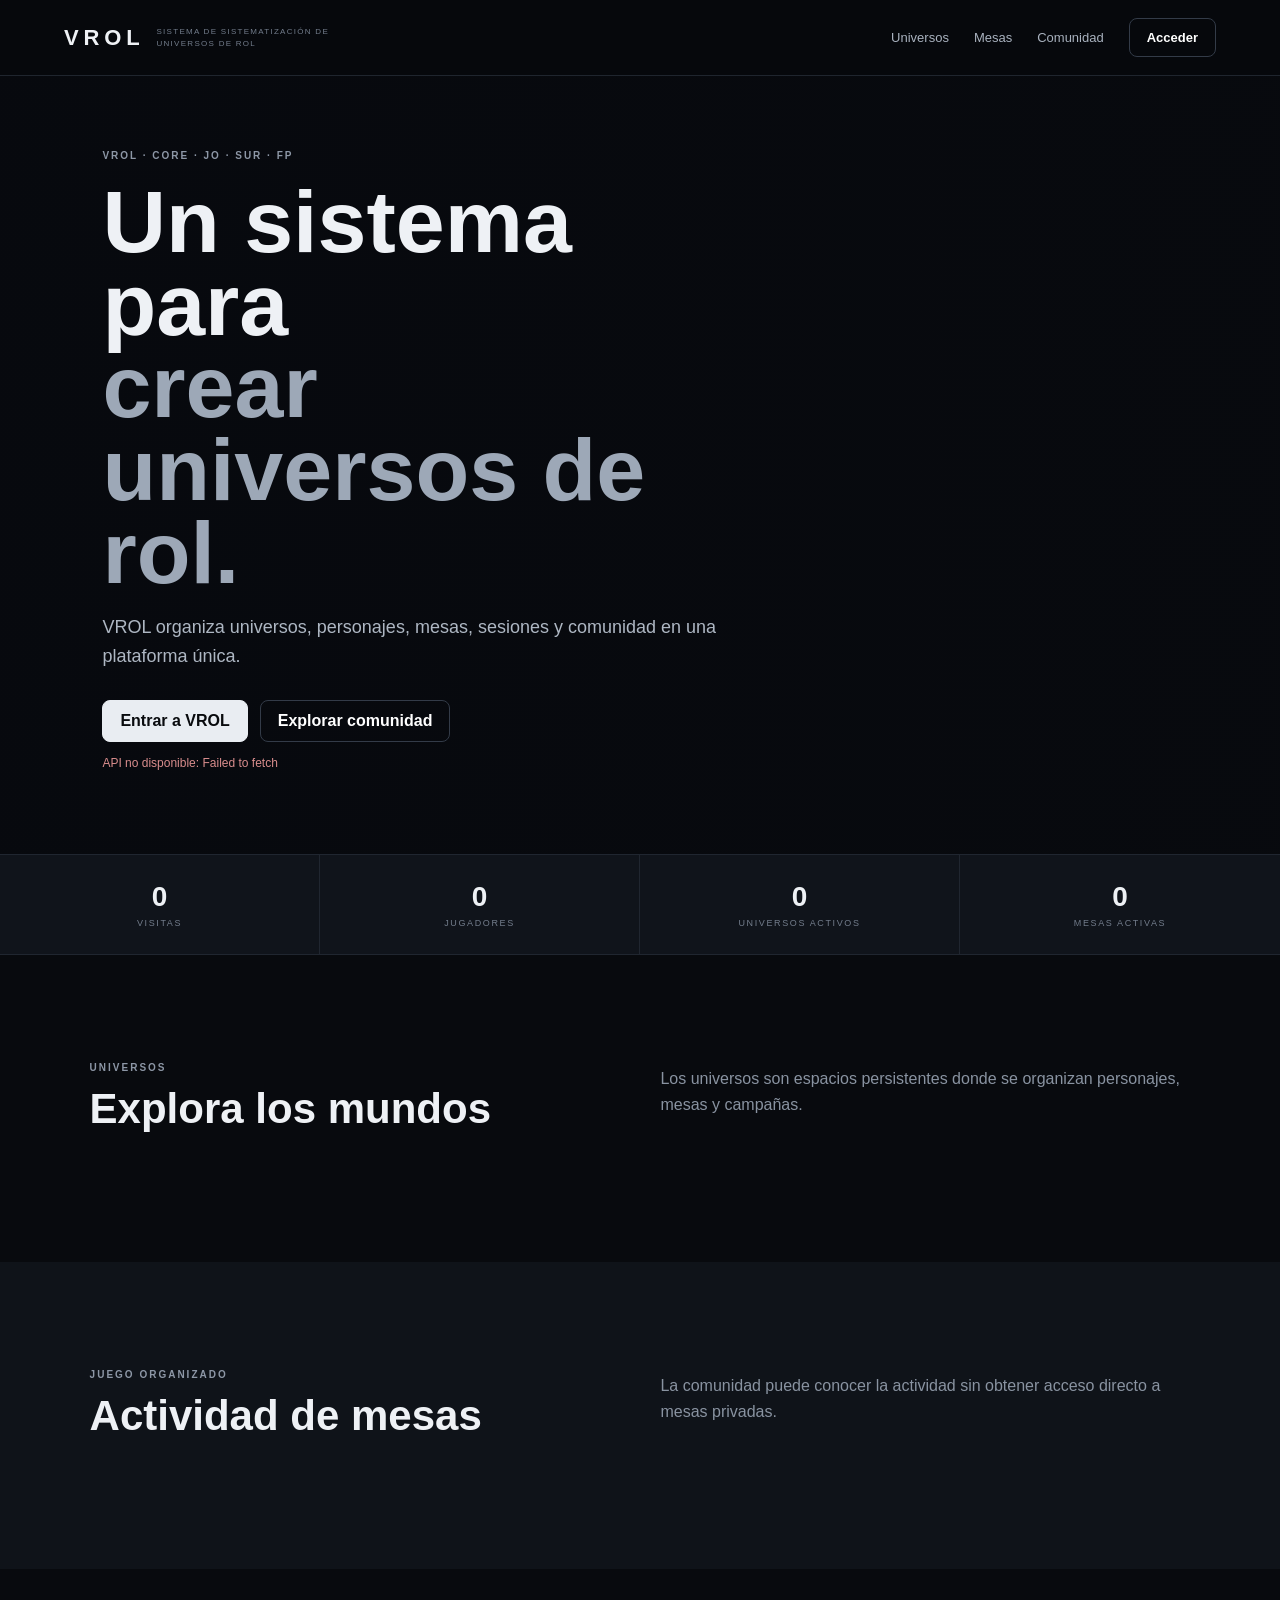
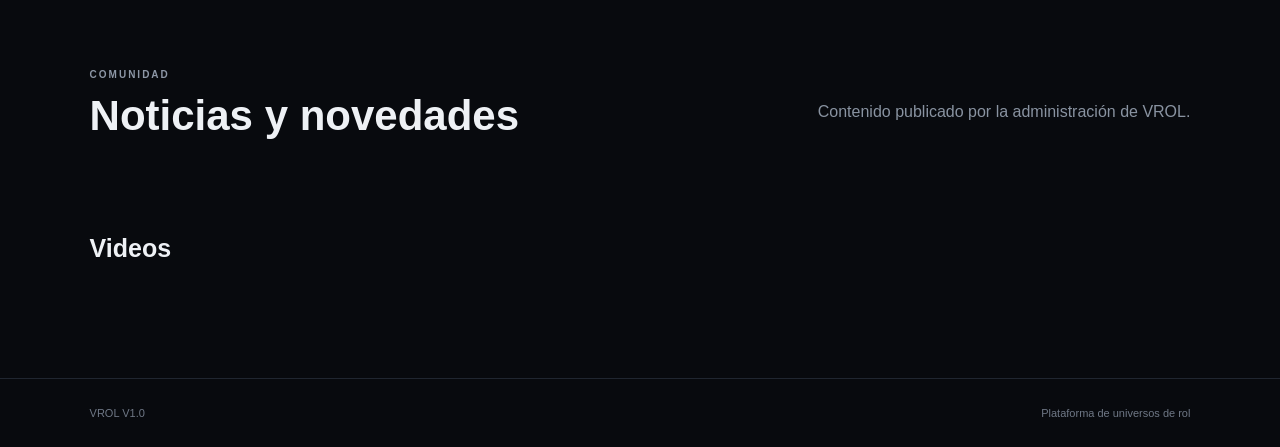
<file: index.html>
<!doctype html>
<html lang="es">
<head>
<meta charset="utf-8">
<meta name="viewport" content="width=device-width,initial-scale=1">
<title>VROL | Sistema de Sistematización de Universos de Rol</title>
<link rel="stylesheet" href="styles.css?v=2.0.0">
</head>
<body>
<div id="publicApp">
<header class="topbar">
  <a class="logo" href="#inicio"><span>VROL</span><small>SISTEMA DE SISTEMATIZACIÓN DE UNIVERSOS DE ROL</small></a>
  <nav><a href="#universos">Universos</a><a href="#mesas">Mesas</a><a href="#comunidad">Comunidad</a><button class="btn ghost" onclick="showLogin()">Acceder</button></nav>
</header>
<section id="inicio" class="hero">
  <div id="heroSlides"></div>
  <div class="heroShade"></div>
  <div class="heroContent">
    <span class="eyebrow">VROL · CORE · JO · SUR · FP</span>
    <h1>Un sistema para<br><em>crear universos de rol.</em></h1>
    <p>VROL organiza universos, personajes, mesas, sesiones y comunidad en una plataforma única.</p>
    <div class="actions"><button class="btn primary" onclick="showLogin()">Entrar a VROL</button><a class="btn ghost" href="#universos">Explorar comunidad</a></div><div id="apiStatus" class="apiStatus" aria-live="polite"></div>
  </div>
</section>
<section class="metrics"><div><strong id="mVisits">0</strong><span>VISITAS</span></div><div><strong id="mPlayers">0</strong><span>JUGADORES</span></div><div><strong id="mUniverses">0</strong><span>UNIVERSOS ACTIVOS</span></div><div><strong id="mTables">0</strong><span>MESAS ACTIVAS</span></div></section>
<section id="universos" class="section"><div class="sectionHead"><div><span class="eyebrow">UNIVERSOS</span><h2>Explora los mundos</h2></div><p>Los universos son espacios persistentes donde se organizan personajes, mesas y campañas.</p></div><div id="universeGrid" class="cards"></div></section>
<section id="mesas" class="section dark"><div class="sectionHead"><div><span class="eyebrow">JUEGO ORGANIZADO</span><h2>Actividad de mesas</h2></div><p>La comunidad puede conocer la actividad sin obtener acceso directo a mesas privadas.</p></div><div id="tableGrid" class="cards"></div></section>
<section id="comunidad" class="section"><div class="sectionHead"><div><span class="eyebrow">COMUNIDAD</span><h2>Noticias y novedades</h2></div><p>Contenido publicado por la administración de VROL.</p></div><div id="featured"></div><div id="postGrid" class="cards"></div><h3 class="subhead">Videos</h3><div id="videoGrid" class="videos"></div></section>
<footer><span>VROL V1.0</span><span>Plataforma de universos de rol</span></footer>
</div>

<div id="loginModal" class="overlay hidden">
  <div class="modal">
    <button class="close" onclick="hideLogin()">×</button>
    <div class="modalLogo">VROL</div>
    <h2>Acceso</h2>
    <p class="muted">Ingresa a tu espacio de VROL.</p>
    <form id="loginForm">
      <label>Usuario<input id="loginUser" autocomplete="username" required></label>
      <label>Contraseña<input id="loginPass" type="password" autocomplete="current-password" required></label>
      <button class="btn primary full" type="submit">Ingresar</button>
      <div id="loginError" class="error"></div>
    </form>
  </div>
</div>

<div id="vrolGlobalLoader" class="vrolLoader hidden" aria-live="polite" aria-busy="false">
  <div class="vrolLoaderCard" role="status">
    <div class="vrolLoaderSpinner" aria-hidden="true"></div>
    <div class="vrolLoaderTitle">VROL</div>
    <div id="vrolLoaderMessage" class="vrolLoaderMessage">Procesando solicitud…</div>
    <div class="vrolLoaderTrack"><div class="vrolLoaderBar"></div></div>
    <div class="vrolLoaderHint">No cierres esta ventana mientras se procesa la solicitud.</div>
  </div>
</div>
<script src="app.js?v=2.0.0"></script>
</body>
</html>
</file>
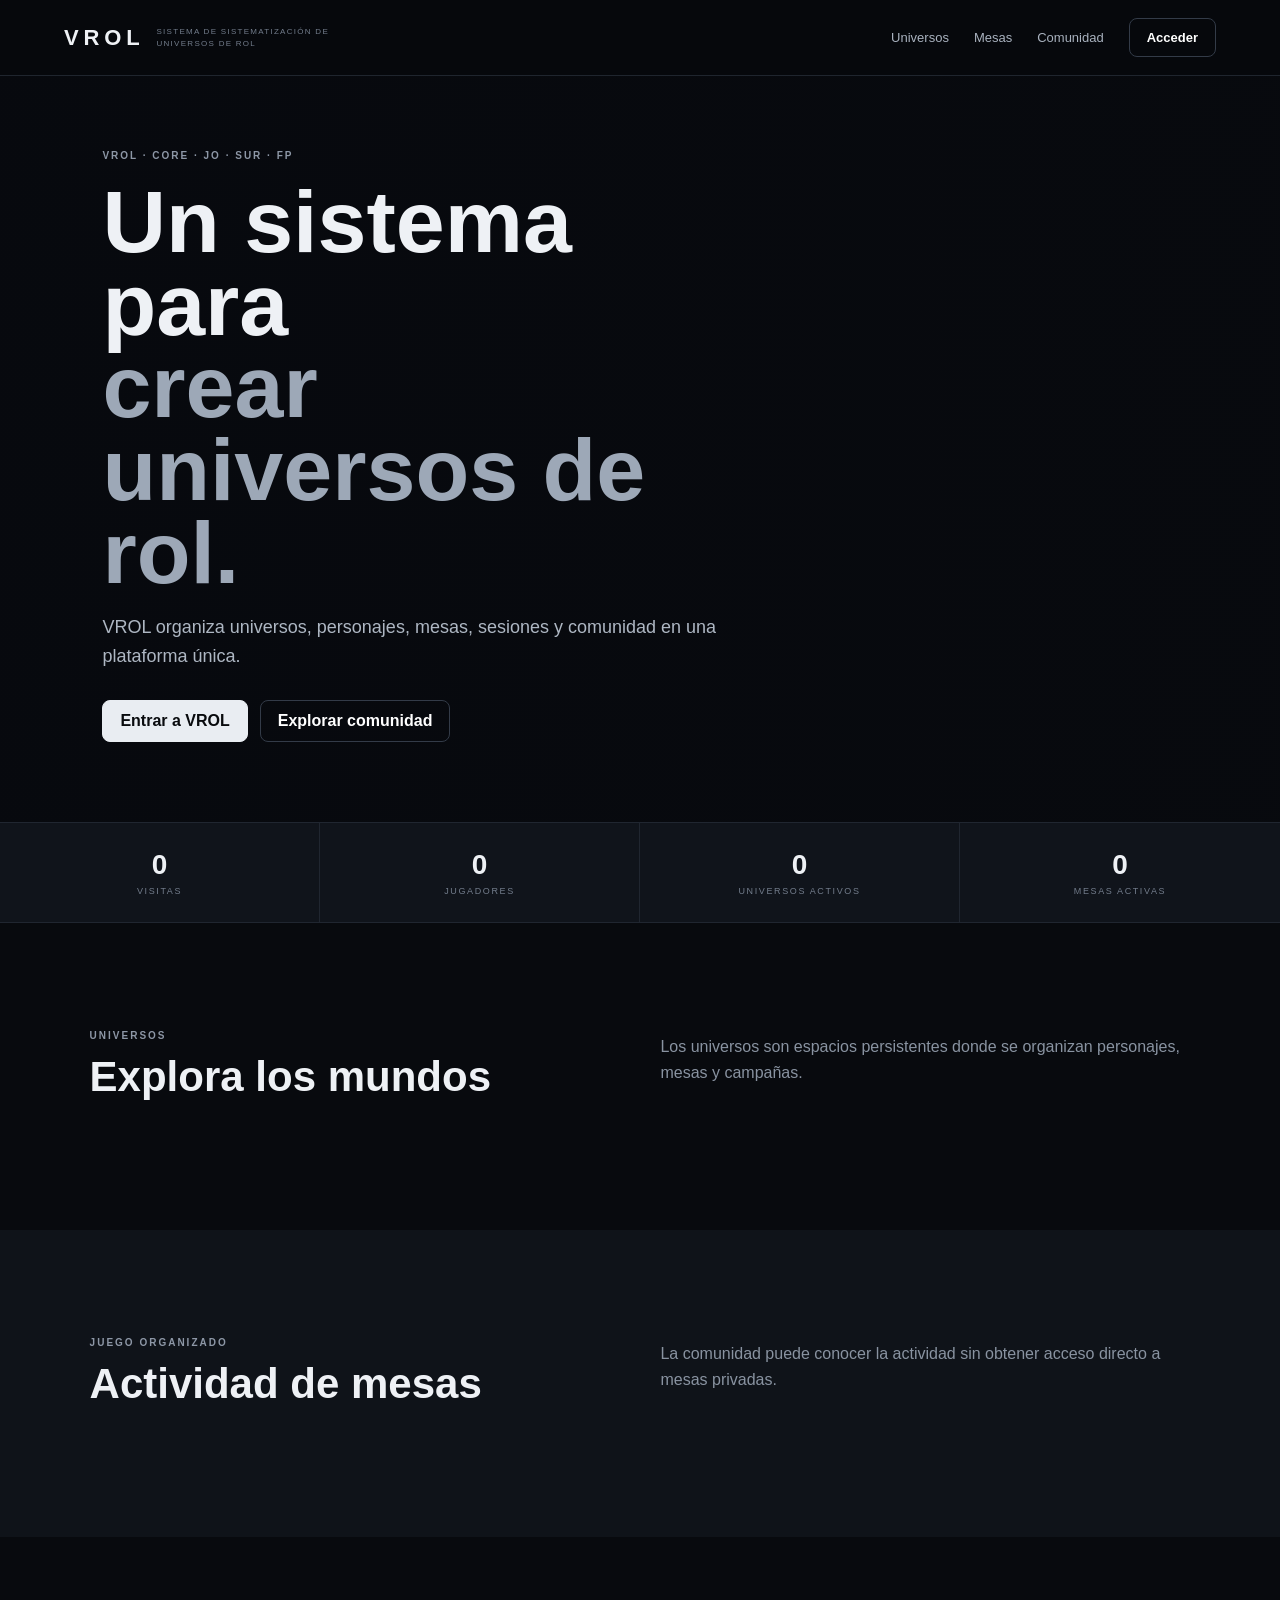
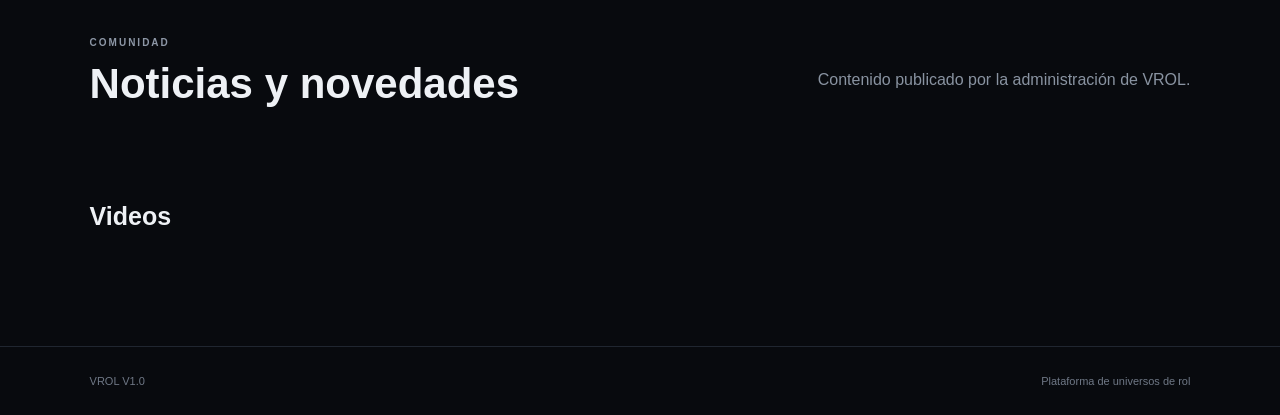
<file: web/index.html>
<!doctype html>
<html lang="es">
<head>
<meta charset="utf-8">
<meta name="viewport" content="width=device-width,initial-scale=1">
<title>VROL | Sistema de Sistematización de Universos de Rol</title>
<link rel="stylesheet" href="styles.css">
</head>
<body>
<div id="publicApp">
<header class="topbar">
  <a class="logo" href="#inicio"><span>VROL</span><small>SISTEMA DE SISTEMATIZACIÓN DE UNIVERSOS DE ROL</small></a>
  <nav><a href="#universos">Universos</a><a href="#mesas">Mesas</a><a href="#comunidad">Comunidad</a><button class="btn ghost" onclick="showLogin()">Acceder</button></nav>
</header>
<section id="inicio" class="hero">
  <div id="heroSlides"></div>
  <div class="heroShade"></div>
  <div class="heroContent">
    <span class="eyebrow">VROL · CORE · JO · SUR · FP</span>
    <h1>Un sistema para<br><em>crear universos de rol.</em></h1>
    <p>VROL organiza universos, personajes, mesas, sesiones y comunidad en una plataforma única.</p>
    <div class="actions"><button class="btn primary" onclick="showLogin()">Entrar a VROL</button><a class="btn ghost" href="#universos">Explorar comunidad</a></div>
  </div>
</section>
<section class="metrics"><div><strong id="mVisits">0</strong><span>VISITAS</span></div><div><strong id="mPlayers">0</strong><span>JUGADORES</span></div><div><strong id="mUniverses">0</strong><span>UNIVERSOS ACTIVOS</span></div><div><strong id="mTables">0</strong><span>MESAS ACTIVAS</span></div></section>
<section id="universos" class="section"><div class="sectionHead"><div><span class="eyebrow">UNIVERSOS</span><h2>Explora los mundos</h2></div><p>Los universos son espacios persistentes donde se organizan personajes, mesas y campañas.</p></div><div id="universeGrid" class="cards"></div></section>
<section id="mesas" class="section dark"><div class="sectionHead"><div><span class="eyebrow">JUEGO ORGANIZADO</span><h2>Actividad de mesas</h2></div><p>La comunidad puede conocer la actividad sin obtener acceso directo a mesas privadas.</p></div><div id="tableGrid" class="cards"></div></section>
<section id="comunidad" class="section"><div class="sectionHead"><div><span class="eyebrow">COMUNIDAD</span><h2>Noticias y novedades</h2></div><p>Contenido publicado por la administración de VROL.</p></div><div id="featured"></div><div id="postGrid" class="cards"></div><h3 class="subhead">Videos</h3><div id="videoGrid" class="videos"></div></section>
<footer><span>VROL V1.0</span><span>Plataforma de universos de rol</span></footer>
</div>

<div id="loginModal" class="overlay hidden">
  <div class="modal">
    <button class="close" onclick="hideLogin()">×</button>
    <div class="modalLogo">VROL</div>
    <h2>Acceso</h2>
    <p class="muted">Ingresa a tu espacio de VROL.</p>
    <form id="loginForm">
      <label>Usuario<input id="loginUser" autocomplete="username" required></label>
      <label>Contraseña<input id="loginPass" type="password" autocomplete="current-password" required></label>
      <button class="btn primary full" type="submit">Ingresar</button>
      <div id="loginError" class="error"></div>
    </form>
  </div>
</div>

<div id="panelModal" class="overlay hidden">
  <div class="panelModal">
    <button class="close" onclick="closePanel()">×</button>
    <div id="panel"></div>
  </div>
</div>
<script src="app.js"></script>
</body>
</html>
</file>
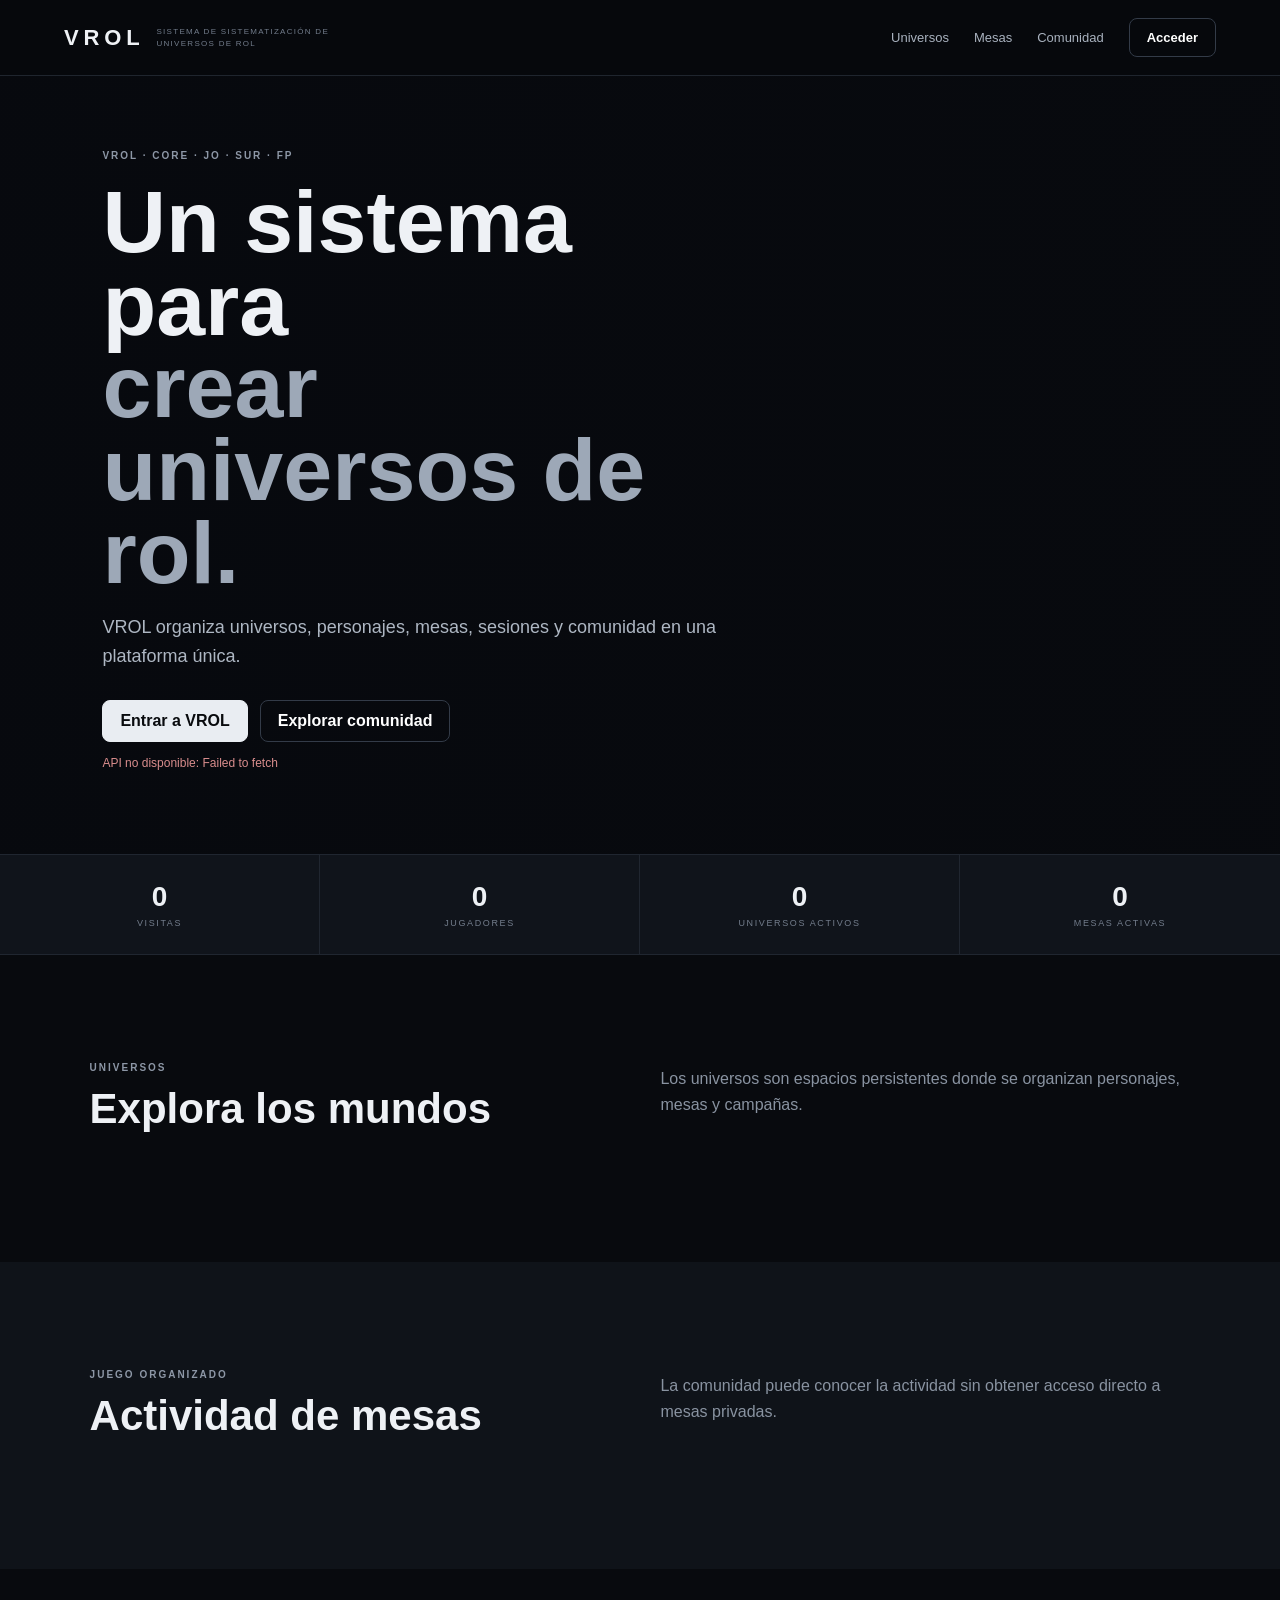
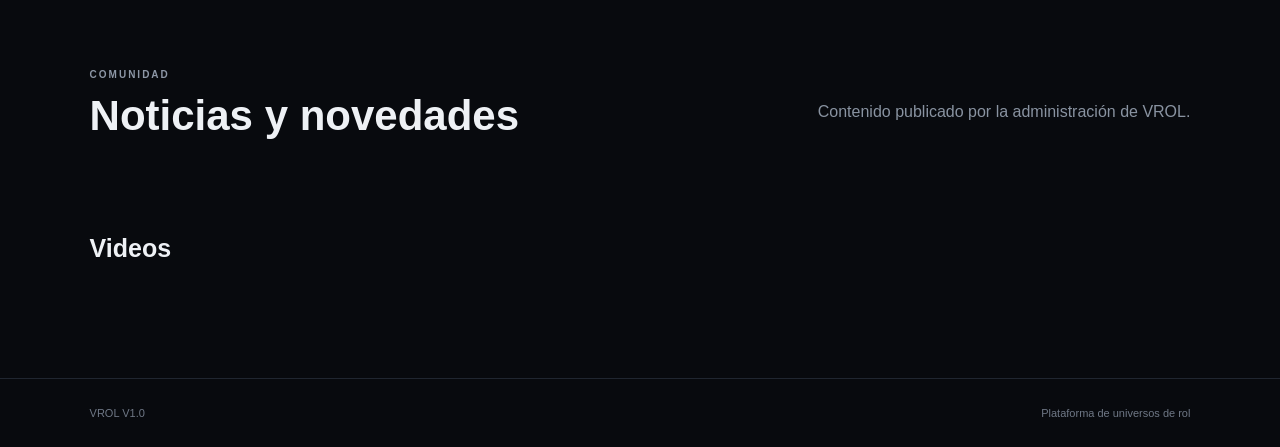
<file: app.html>
<!doctype html>
<html lang="es">
<head>
<meta charset="utf-8">
<meta name="viewport" content="width=device-width,initial-scale=1">
<title>VROL | Panel</title>
<link rel="stylesheet" href="styles.css?v=2.0.0">
</head>
<body class="appBody">
<div id="authApp" class="appPage">
  <header class="appTopbar">
    <a class="appLogo" href="index.html"><span>VROL</span><small>SISTEMA DE SISTEMATIZACIÓN DE UNIVERSOS DE ROL</small></a>
    <div class="appTopActions">
      <span id="appUserLabel" class="appUserLabel"></span>
      <button class="btn ghost" onclick="logout()">Cerrar sesión</button>
    </div>
  </header>
  <div id="appShell" class="appShell">
  <aside id="appSide" class="side"></aside>
  <main id="content" class="content"></main>
</div>
</div>
<div id="vrolGlobalLoader" class="vrolLoader hidden" aria-live="polite" aria-busy="false">
  <div class="vrolLoaderCard" role="status">
    <div class="vrolLoaderSpinner" aria-hidden="true"></div>
    <div class="vrolLoaderTitle">VROL</div>
    <div id="vrolLoaderMessage" class="vrolLoaderMessage">Procesando solicitud…</div>
    <div class="vrolLoaderTrack"><div class="vrolLoaderBar"></div></div>
    <div class="vrolLoaderHint">No cierres esta ventana mientras se procesa la solicitud.</div>
  </div>
</div>
<script src="app.js?v=2.0.0"></script>
</body>
</html>
</file>
<file: styles.css>
*{box-sizing:border-box}html{scroll-behavior:smooth}body{margin:0;background:#080a0e;color:#eef1f5;font-family:Inter,Segoe UI,Arial,sans-serif}a{color:inherit;text-decoration:none}button,input,textarea,select{font:inherit}button{cursor:pointer}.topbar{height:76px;display:flex;align-items:center;justify-content:space-between;padding:0 5%;position:fixed;top:0;left:0;right:0;z-index:20;background:rgba(7,9,13,.82);backdrop-filter:blur(18px);border-bottom:1px solid #1f252e}.logo{display:flex;align-items:center;gap:12px}.logo span{font-size:22px;font-weight:900;letter-spacing:.22em}.logo small{font-size:8px;letter-spacing:.16em;color:#737d8c;max-width:210px;line-height:1.4}.topbar nav{display:flex;align-items:center;gap:25px;font-size:13px;color:#a9b2bf}.topbar nav a:hover{color:#fff}.btn{border:1px solid #333b48;background:#151a22;color:#fff;border-radius:8px;padding:11px 17px;font-weight:600}.btn.primary{background:#e9edf2;color:#090b0e;border-color:#e9edf2}.btn.ghost{background:transparent}.btn.full{width:100%}.hero{min-height:730px;position:relative;display:flex;align-items:center;overflow:hidden}.heroSlide{position:absolute;inset:0;background-size:cover;background-position:center;opacity:.52;transition:opacity .7s}.heroShade{position:absolute;inset:0;background:linear-gradient(90deg,#07090edb 0%,#07090eaa 45%,#07090e44 100%),linear-gradient(0deg,#080a0e 0%,transparent 35%)}.heroContent{position:relative;z-index:2;padding:145px 8% 80px;max-width:820px}.eyebrow{font-size:10px;letter-spacing:.2em;color:#8d97a6;font-weight:700}.hero h1{font-size:clamp(46px,7vw,88px);line-height:.94;margin:18px 0}.hero h1 em{font-style:normal;color:#9da8b7}.hero p{max-width:620px;color:#aeb7c3;font-size:18px;line-height:1.65}.actions{display:flex;gap:12px;margin-top:28px}.metrics{display:grid;grid-template-columns:repeat(4,1fr);border-block:1px solid #202630;background:#10141b}.metrics div{text-align:center;padding:26px 12px;border-right:1px solid #202630}.metrics div:last-child{border:0}.metrics strong{display:block;font-size:28px}.metrics span{display:block;margin-top:5px;font-size:9px;letter-spacing:.18em;color:#737d8c}.section{padding:95px 7%}.section.dark{background:#0f1319}.sectionHead{display:flex;justify-content:space-between;gap:35px;align-items:end;margin-bottom:34px}.sectionHead h2{font-size:42px;margin:10px 0 0}.sectionHead p{max-width:530px;color:#8993a1;line-height:1.6}.cards{display:grid;grid-template-columns:repeat(auto-fit,minmax(260px,1fr));gap:16px}
.universeCard{display:grid;grid-template-columns:150px 1fr;align-items:stretch;min-height:150px}
.universeImage{aspect-ratio:1/1;width:150px;overflow:hidden;background:#0d1117;border-right:1px solid #242b35}
.universeImage img{width:100%;height:100%;display:block;object-fit:cover}
.universeImageFallback{width:100%;height:100%;display:grid;place-items:center;color:#66717f;font-weight:900;letter-spacing:.18em;font-size:18px}
.universeBody{min-width:0;display:flex;flex-direction:column;justify-content:center}
.universeBody h3{margin-top:9px}
.universeBody p{margin-bottom:12px}
.card{background:#12171f;border:1px solid #242b35;border-radius:13px;overflow:hidden;min-height:190px}.cardImage{height:160px;background-size:cover;background-position:center}.cardBody{padding:20px}.card h3{margin:9px 0;font-size:20px}.card p{color:#8f99a7;line-height:1.55;font-size:14px}.tag{display:inline-flex;border:1px solid #353e4b;border-radius:99px;padding:5px 9px;font-size:9px;letter-spacing:.1em;color:#aeb7c3}.tableMeta{display:grid;grid-template-columns:1fr 1fr;gap:8px;margin-top:15px}.tableMeta div{background:#0d1117;border:1px solid #222933;border-radius:8px;padding:10px}.tableMeta small{display:block;color:#6f7988;font-size:9px;text-transform:uppercase}.tableMeta b{font-size:12px}.featured{display:grid;grid-template-columns:1.15fr 1fr;background:#12171f;border:1px solid #242b35;border-radius:14px;overflow:hidden;margin-bottom:18px}.featuredImg{min-height:330px;background-size:cover;background-position:center}.featuredBody{padding:34px}.featuredBody h3{font-size:31px;margin:15px 0}.featuredBody p{color:#919ba8;line-height:1.7}.subhead{margin:60px 0 20px;font-size:25px}.videos{display:grid;grid-template-columns:repeat(2,1fr);gap:16px}.video{aspect-ratio:1/1;background:#0d1015;border:1px solid #252c35;border-radius:13px;overflow:hidden}.video iframe{width:100%;height:100%;border:0}footer{padding:28px 7%;display:flex;justify-content:space-between;border-top:1px solid #202630;color:#6f7886;font-size:11px}.overlay{position:fixed;inset:0;background:#000b;z-index:50;display:grid;place-items:center;padding:20px}.hidden{display:none}.modal{width:min(430px,100%);background:#11161e;border:1px solid #303844;border-radius:16px;padding:34px;position:relative}.modalLogo{font-weight:900;letter-spacing:.3em}.modal h2{font-size:32px;margin:22px 0 4px}.muted{color:#7e8998}.close{position:absolute;top:12px;right:15px;border:0;background:none;color:#8e98a7;font-size:28px}.modal label,.formGrid label{display:block;color:#9ca6b4;font-size:11px;margin:16px 0}.modal input,.formGrid input,.formGrid textarea,.formGrid select{width:100%;display:block;margin-top:6px;background:#090c11;border:1px solid #2d3540;color:#fff;border-radius:7px;padding:11px}.modal input:focus,.formGrid input:focus{outline:1px solid #687486}.error{color:#e99a9a;font-size:12px;margin-top:12px;min-height:16px}.panelModal{width:min(1180px,100%);height:min(800px,92vh);background:#0d1117;border:1px solid #303844;border-radius:16px;position:relative;overflow:hidden}.panel{height:100%;display:grid;grid-template-columns:220px 1fr}.side{background:#0a0d12;border-right:1px solid #232a33;padding:24px 14px}.side h3{font-size:18px;margin:0 12px 22px}.side .user{padding:12px;border:1px solid #242b34;border-radius:9px;margin-bottom:18px}.side .user b{display:block}.side .user small{color:#707b89}.sideBtn{width:100%;border:0;background:none;color:#aeb7c3;text-align:left;padding:11px 12px;border-radius:7px}.sideBtn:hover,.sideBtn.active{background:#171c24;color:#fff}.content{overflow:auto;padding:34px}.contentHeader{display:flex;justify-content:space-between;gap:15px;align-items:start}.content h1{font-size:32px;margin:0}.content .muted{font-size:13px}.kpis{display:grid;grid-template-columns:repeat(4,1fr);gap:12px;margin:25px 0}.kpi{background:#12171f;border:1px solid #242b35;border-radius:11px;padding:17px}.kpi strong{font-size:25px;display:block}.kpi span{font-size:9px;letter-spacing:.13em;color:#76808e}.dataList{display:grid;gap:9px;margin-top:18px}.dataRow{background:#12171f;border:1px solid #252c36;border-radius:10px;padding:14px;display:flex;justify-content:space-between;align-items:center;gap:15px}.dataRow .main b{display:block}.dataRow .main small{color:#77818f}.status{font-size:9px;letter-spacing:.1em;border:1px solid #36404d;border-radius:99px;padding:5px 8px;color:#b7c0ca}.formGrid{display:grid;grid-template-columns:1fr 1fr;gap:8px}.formGrid .full{grid-column:1/-1}.formActions{display:flex;gap:8px;margin-top:18px}.notice{background:#141b24;border:1px solid #2a3440;padding:13px;border-radius:9px;color:#aab3bf;font-size:12px;margin:15px 0}.danger{border-color:#633a3a}.success{color:#a9d8b4}.empty{padding:28px;border:1px dashed #303844;border-radius:10px;color:#717c8a;text-align:center}.mini{font-size:10px;color:#74808e}.two{display:grid;grid-template-columns:1fr 1fr;gap:12px}.check{display:flex!important;align-items:center;gap:8px}.check input{width:auto!important;margin:0!important}@media(max-width:800px){.topbar nav a{display:none}.metrics{grid-template-columns:repeat(2,1fr)}.section{padding:65px 5%}.sectionHead{display:block}.featured{grid-template-columns:1fr}.videos{grid-template-columns:1fr}.universeCard{grid-template-columns:110px 1fr}.universeImage{width:110px}.panel{grid-template-columns:1fr}.side{border-right:0;border-bottom:1px solid #232a33;height:auto;display:flex;overflow:auto;gap:4px}.side h3,.side .user{display:none}.sideBtn{min-width:max-content}.content{padding:22px}.kpis{grid-template-columns:repeat(2,1fr)}.formGrid,.two{grid-template-columns:1fr}.heroContent{padding-left:6%}.logo small{display:none}}
.rowActions{display:flex;align-items:center;gap:8px;flex-wrap:wrap}
.characterSheet{display:grid;gap:18px}
.profileHero{display:grid;grid-template-columns:180px 1fr;gap:22px;background:#12171f;border:1px solid #242b35;border-radius:14px;padding:18px}
.profilePortrait{width:180px;aspect-ratio:1/1;background:#0d1117;border:1px solid #2a313c;border-radius:12px;overflow:hidden;display:grid;place-items:center;color:#697482;font-weight:900;letter-spacing:.15em}
.profilePortrait img{width:100%;height:100%;object-fit:cover}
.profileIdentity h2{font-size:34px;margin:10px 0 5px}
.profileIdentity p{color:#9aa4b2;line-height:1.55}
.profileIdentity small{color:#707b8a}
.profileHistory{max-width:800px}
.derivedGrid{display:grid;grid-template-columns:repeat(2,1fr);gap:14px}
.derivedCard{background:#12171f;border:1px solid #242b35;border-radius:12px;padding:18px}
.derivedCard span,.derivedCard small{display:block;color:#7e8998}
.derivedCard b{display:block;font-size:34px;margin:5px 0}
.profileSection{background:#12171f;border:1px solid #242b35;border-radius:14px;padding:18px}
.profileSectionHead{display:flex;justify-content:space-between;align-items:center;gap:10px;margin-bottom:14px}
.profileSectionHead h3{margin:0;font-size:20px}
.profileSectionHead span{font-size:10px;letter-spacing:.12em;color:#6f7988}
.profileStats{display:grid;grid-template-columns:repeat(2,1fr);gap:10px}
.profileStat{background:#0d1117;border:1px solid #222933;border-radius:10px;padding:12px}
.profileStatName{font-weight:700;margin-bottom:7px}
.profileStatValue{display:flex;align-items:center;gap:8px}
.profileStatValue b{font-size:22px}
.profileStatValue span{color:#aeb7c3;font-size:12px}
.domainBar{height:7px;background:#202631;border-radius:99px;overflow:hidden;margin-top:8px}
.domainBar span{display:block;height:100%;background:#dce3eb;border-radius:99px}
.specialtyGrid{display:grid;grid-template-columns:repeat(2,1fr);gap:10px}
.specialtyBox{background:#0d1117;border:1px solid #222933;border-radius:10px;padding:12px}
.specialtyBox>b{display:block;margin-bottom:8px}
.specialtyBox>div{display:flex;gap:6px;flex-wrap:wrap}
.specialtyOption{border:1px solid #313a47;background:#151a22;color:#b8c0cb;border-radius:7px;padding:6px 8px;font-size:11px}
.specialtyOption.selected{background:#e9edf2;color:#090b0e;border-color:#e9edf2}
.elementGrid{display:grid;grid-template-columns:repeat(5,1fr);gap:10px}
.elementCard{background:#0d1117;border:1px solid #222933;border-radius:10px;padding:14px;text-align:center}
.elementCard span{display:block;color:#aeb7c3;font-size:12px}
.elementCard b{display:block;font-size:24px;margin:5px 0}
.elementCard small{color:#707b8a}
.dicePanel{background:#0a0d11;border:1px solid #242b35;border-radius:12px;padding:16px}
.dicePanel>div:first-child{display:grid;grid-template-columns:1fr 1fr 1fr auto;gap:8px}
.dicePanel select{background:#151a22;color:#eef1f5;border:1px solid #333b48;border-radius:8px;padding:10px}
.diceResult{min-height:110px;margin-top:14px;border:1px solid #222933;border-radius:10px;background:#050608;display:flex;align-items:center;justify-content:center;gap:18px;text-align:center;padding:18px}
.diceNumber{width:70px;height:70px;display:grid;place-items:center;border-radius:16px;background:#e9edf2;color:#090b0e;font-size:34px;font-weight:900}
@media(max-width:800px){
  .profileHero{grid-template-columns:1fr}
  .profilePortrait{width:140px}
  .profileStats,.specialtyGrid,.derivedGrid{grid-template-columns:1fr}
  .elementGrid{grid-template-columns:repeat(2,1fr)}
  .dicePanel>div:first-child{grid-template-columns:1fr}
}

.cmsSection{margin-top:24px}.cmsGrid{display:grid;grid-template-columns:repeat(2,minmax(0,1fr));gap:14px}.cmsCard{background:#12171f;border:1px solid #242b35;border-radius:14px;padding:16px}.cmsSlot{font-size:11px;letter-spacing:.12em;font-weight:800;color:#8d98a7;margin-bottom:12px}.cmsEmpty{padding:16px;background:#0d1117;border:1px dashed #313a47;border-radius:10px;color:#7d8795;margin-bottom:12px}.cmsForm{display:grid;gap:9px}.cmsForm label{display:grid;gap:5px;color:#aeb7c3;font-size:12px}.cmsForm input,.cmsForm textarea,.cmsForm select{width:100%;box-sizing:border-box;background:#0d1117;color:#eef1f5;border:1px solid #303845;border-radius:8px;padding:9px}.cmsForm textarea{min-height:80px;resize:vertical}@media(max-width:800px){.cmsGrid{grid-template-columns:1fr}}

.apiStatus{margin-top:14px;color:#d98d8d;font-size:12px;min-height:18px}

/* ===== VROL modal content scrolling ===== */
/* These rules are intentionally scoped to the authenticated panel/modal. */
#panelModal {
  overflow: hidden;
  align-items: center;
  justify-items: center;
}
#panelModal .panelModal {
  width: min(1180px, calc(100vw - 24px));
  max-width: 100%;
  height: min(800px, calc(100dvh - 24px));
  max-height: calc(100dvh - 24px);
  min-width: 0;
  min-height: 0;
  overflow: hidden;
  display: flex;
}
/* #panel is the actual flex child inside .panelModal.
   Give it the full available width so .content is not collapsed to its min-content width. */
#panelModal > #panel {
  flex: 1 1 auto;
  width: 100%;
  height: 100%;
  min-width: 0;
  min-height: 0;
  display: flex;
}
#panelModal .panel {
  width: 100%;
  height: 100%;
  min-width: 0;
  min-height: 0;
  display: flex;
  flex: 1 1 auto;
}
#panelModal .side {
  flex: 0 0 220px;
  min-width: 0;
  min-height: 0;
  overflow-y: auto;
  overflow-x: hidden;
}
#panelModal .content {
  flex: 1 1 auto;
  width: 0;
  min-width: 0;
  min-height: 0;
  max-height: 100%;
  overflow-y: auto;
  overflow-x: auto;
  overscroll-behavior: contain;
  scrollbar-gutter: stable;
  padding: 34px;
}
#panelModal .contentHeader,
#panelModal .dataRow,
#panelModal .profileHero,
#panelModal .featured,
#panelModal .two,
#panelModal .formGrid,
#panelModal .cmsGrid { min-width: 0; }
#panelModal .contentHeader > *,
#panelModal .dataRow > *,
#panelModal .profileHero > *,
#panelModal .featured > *,
#panelModal .formGrid > *,
#panelModal .cmsGrid > * { min-width: 0; }
#panelModal .dataRow .main { min-width: 0; flex: 1 1 auto; overflow-wrap: anywhere; }
#panelModal .dataRow .main small { display: block; overflow-wrap: anywhere; word-break: break-word; }
#panelModal .dataRow .rowActions { flex: 0 1 auto; min-width: 0; }
#panelModal .formGrid input,
#panelModal .formGrid textarea,
#panelModal .formGrid select,
#panelModal .cmsForm input,
#panelModal .cmsForm textarea,
#panelModal .cmsForm select { min-width: 0; max-width: 100%; }
#panelModal .cards,
#panelModal .videos,
#panelModal .kpis,
#panelModal .profileStats,
#panelModal .specialtyGrid,
#panelModal .derivedGrid,
#panelModal .elementGrid,
#panelModal .cmsGrid { min-width: 0; }
#panelModal .card,
#panelModal .cmsCard,
#panelModal .kpi,
#panelModal .profileSection,
#panelModal .derivedCard,
#panelModal .profileStat,
#panelModal .specialtyBox,
#panelModal .elementCard { min-width: 0; overflow-wrap: anywhere; }
#panelModal .card p,
#panelModal .featuredBody p,
#panelModal .universeBody p { overflow-wrap: anywhere; }
.contentHeader, .dataRow, .profileHero, .featured, .two, .formGrid, .cmsGrid { min-width: 0; }
.contentHeader > *, .dataRow > *, .profileHero > *, .featured > *, .formGrid > *, .cmsGrid > * { min-width: 0; }
.dataRow .main { min-width: 0; flex: 1 1 auto; overflow-wrap: anywhere; }
.dataRow .main small { display: block; overflow-wrap: anywhere; word-break: break-word; }
.dataRow .rowActions { flex: 0 1 auto; min-width: 0; }
.rowActions .btn { flex: 0 0 auto; }
.formGrid input, .formGrid textarea, .formGrid select,
.cmsForm input, .cmsForm textarea, .cmsForm select { min-width: 0; max-width: 100%; }
.formGrid textarea, .cmsForm textarea { overflow: auto; }
.cards, .videos, .kpis, .profileStats, .specialtyGrid, .derivedGrid, .elementGrid, .cmsGrid { min-width: 0; }
.card, .cmsCard, .kpi, .profileSection, .derivedCard, .profileStat, .specialtyBox, .elementCard { min-width: 0; overflow-wrap: anywhere; }
.card p, .featuredBody p, .universeBody p { overflow-wrap: anywhere; }

@media (max-width: 800px) {
  #panelModal { padding: 12px; align-items: flex-start; }
  #panelModal .panelModal {
    width: 100%;
    height: calc(100dvh - 24px);
    max-height: calc(100dvh - 24px);
    border-radius: 12px;
  }
  #panelModal .panel {
    display: flex;
    flex-direction: column;
  }
  #panelModal .side {
    flex: 0 0 auto;
    width: 100%;
    max-height: 78px;
    overflow-x: auto;
    overflow-y: hidden;
    white-space: nowrap;
    padding: 10px 8px;
  }
  #panelModal .sideBtn {
    width: auto;
    min-width: max-content;
    display: inline-flex;
    align-items: center;
    white-space: nowrap;
  }
  #panelModal .content {
    flex: 1 1 auto;
    width: 100%;
    min-height: 0;
    max-height: none;
    padding: 18px 16px 28px;
    overflow-y: auto;
    overflow-x: auto;
  }
  #panelModal .contentHeader {
    flex-direction: column;
    align-items: stretch;
  }
  #panelModal .contentHeader > .btn { align-self: flex-start; }
  #panelModal .dataRow {
    align-items: flex-start;
    flex-direction: column;
  }
  #panelModal .dataRow .rowActions { width: 100%; }
  #panelModal .formActions { flex-wrap: wrap; }
  #panelModal .cmsGrid { grid-template-columns: minmax(0, 1fr); }
}

@media (max-width: 480px) {
  #panelModal { padding: 8px; }
  #panelModal .panelModal {
    height: calc(100dvh - 16px);
    max-height: calc(100dvh - 16px);
  }
  #panelModal .content { padding: 16px 12px 24px; }
  #panelModal .content h1 { font-size: 26px; }
  #panelModal .kpis { grid-template-columns: 1fr; }
  #panelModal .elementGrid { grid-template-columns: repeat(2, minmax(0, 1fr)); }
}

/* Make long controls and URLs wrap instead of forcing the page wider. */
button, input, textarea, select, a, .mini, .status { max-width: 100%; }
input, textarea, select { overflow-wrap: anywhere; }

/* Side navigation also gets its own vertical scroll when the menu is taller than the viewport. */
@media (min-width: 801px) {
  .side {
    overflow-y: auto;
    overflow-x: hidden;
    scrollbar-gutter: stable;
  }
}

/* Prevent card grids from creating an invisible minimum width on very narrow screens. */
.cards { grid-template-columns: repeat(auto-fit, minmax(min(260px, 100%), 1fr)); }

/* ===== VROL authenticated subpage ===== */
.appBody{min-height:100vh;background:#080a0e;overflow-x:hidden}
.appPage{min-height:100vh;background:#080a0e;color:#eef1f5}
.appTopbar{height:72px;display:flex;align-items:center;justify-content:space-between;padding:0 28px;border-bottom:1px solid #202630;background:#0b0e13;position:sticky;top:0;z-index:20}
.appLogo{display:flex;align-items:center;gap:12px}
.appLogo span{font-size:21px;font-weight:900;letter-spacing:.2em}
.appLogo small{font-size:8px;letter-spacing:.15em;color:#737d8c;max-width:210px;line-height:1.35}
.appTopActions{display:flex;align-items:center;gap:12px}
.appUserLabel{font-size:11px;color:#8d97a6}
.appShell{min-height:calc(100vh - 72px);width:100%;display:grid;grid-template-columns:240px minmax(0,1fr);align-items:start}
.appShell .panel{width:100%;min-width:0;min-height:calc(100vh - 72px);display:grid;grid-template-columns:240px minmax(0,1fr)}
.appShell .side{position:sticky;top:72px;height:calc(100vh - 72px);min-width:0;overflow-y:auto;overflow-x:hidden;background:#0a0d12;border-right:1px solid #232a33;padding:24px 14px}
.appShell .content{min-width:0;width:100%;padding:38px clamp(20px,4vw,52px) 60px;overflow:visible}
.appShell .contentHeader{min-width:0}
.appShell .contentHeader>div{min-width:0}
.appShell .content h1{font-size:32px}
.appShell .profileStats{min-width:0}
.appShell .profileStat{min-width:0}
.appShell .dataRow{min-width:0}
.appShell .cmsGrid{min-width:0}

/* Talents/knowledge: specialty stays inside the same grid cell. */
.inlineSpecialties{margin-top:11px;padding-top:9px;border-top:1px solid #202631}
.inlineSpecialties>span{display:block;color:#697482;font-size:8px;letter-spacing:.12em;text-transform:uppercase;margin-bottom:6px}
.specialtyOptions{display:flex;flex-wrap:wrap;gap:5px}
.specialtyOptions .specialtyOption{border:1px solid #303844;background:#11161d;color:#8f99a7;border-radius:6px;padding:5px 7px;font-size:9px;line-height:1.2}
.specialtyOptions .specialtyOption:hover{border-color:#697483;color:#eef1f5}
.specialtyOptions .specialtyOption.selected{background:#e9edf2;color:#090b0e;border-color:#e9edf2;font-weight:700}

@media(max-width:900px){
  .appShell,.appShell .panel{grid-template-columns:190px minmax(0,1fr)}
  .appShell .side{padding:20px 10px}
  .appShell .content{padding:30px 24px 50px}
}
@media(max-width:700px){
  .appTopbar{height:auto;min-height:64px;padding:12px 16px;gap:10px}
  .appLogo small{display:none}
  .appUserLabel{display:none}
  .appShell,.appShell .panel{display:block;min-height:0}
  .appShell .side{position:sticky;top:64px;width:100%;height:auto;max-height:none;overflow-x:auto;overflow-y:hidden;display:flex;align-items:center;gap:4px;padding:10px 8px;border-right:0;border-bottom:1px solid #232a33;z-index:10;white-space:nowrap}
  .appShell .side h3,.appShell .side .user{display:none}
  .appShell .sideBtn{width:auto;min-width:max-content;display:inline-flex;white-space:nowrap}
  .appShell .content{padding:24px 16px 45px;overflow:visible}
  .appShell .contentHeader{flex-direction:column;align-items:stretch}
  .appShell .contentHeader>.btn{align-self:flex-start}
  .appShell .dataRow{align-items:flex-start;flex-direction:column}
  .appShell .dataRow .rowActions{width:100%}
  .appShell .formActions{flex-wrap:wrap}
  .appShell .profileHero{grid-template-columns:120px minmax(0,1fr)}
  .appShell .profilePortrait{width:120px}
  .appShell .profileStats{grid-template-columns:1fr}
  .appShell .derivedGrid{grid-template-columns:1fr}
}
@media(max-width:480px){
  .appTopbar{padding:10px 12px}
  .appLogo span{font-size:18px}
  .appTopActions .btn{padding:8px 11px;font-size:11px}
  .appShell .content{padding:20px 12px 40px}
  .appShell .content h1{font-size:26px}
  .appShell .profileHero{grid-template-columns:1fr}
  .appShell .profilePortrait{width:110px}
  .appShell .elementGrid{grid-template-columns:repeat(2,minmax(0,1fr))}
  .specialtyOptions .specialtyOption{font-size:8px;padding:4px 6px}
}

/* ===== Authenticated app page: real subpage layout ===== */
.appShell{display:grid;grid-template-columns:240px minmax(0,1fr);min-height:calc(100vh - 72px);width:100%;max-width:none;align-items:stretch}
.appShell .side{min-width:0;width:100%;min-height:calc(100vh - 72px);height:calc(100vh - 72px);position:sticky;top:72px;overflow-y:auto;overflow-x:hidden;background:#0a0d12;border-right:1px solid #232a33;padding:24px 14px}
.appShell .content{min-width:0;width:auto;max-width:none;min-height:calc(100vh - 72px);height:calc(100vh - 72px);padding:38px clamp(20px,4vw,52px) 60px;overflow-y:auto;overflow-x:hidden;scrollbar-gutter:stable}
.appShell #content{min-width:0;max-width:none;width:auto}
.appShell .contentHeader,.appShell .contentHeader>div,.appShell .characterSheet,.appShell .profileSection,.appShell .profileHero,.appShell .profileIdentity,.appShell .dataList,.appShell .dataRow,.appShell .formGrid,.appShell .kpis,.appShell .cards,.appShell .cmsGrid{min-width:0;max-width:none}
.appShell .profileHistory{max-width:none}
.appShell .profileStats{min-width:0;max-width:none}
.appShell .profileStat{min-width:0;max-width:none}
@media(max-width:900px){.appShell{grid-template-columns:190px minmax(0,1fr)}}
@media(max-width:700px){.appShell{display:block;min-height:0}.appShell .side{position:sticky;top:64px;width:100%;height:auto;min-height:0;max-height:78px;overflow-x:auto;overflow-y:hidden;display:flex;gap:4px}.appShell .content{width:100%;height:auto;min-height:calc(100vh - 142px);overflow-y:auto;overflow-x:hidden}}

/* ===== Character editor / progression ===== */
.appShell .characterEditor{display:grid;gap:18px;min-width:0;max-width:none}
.appShell .editorCard{background:#12171f;border:1px solid #242b35;border-radius:14px;padding:18px;min-width:0;max-width:none}
.appShell .formGrid.compact{grid-template-columns:repeat(2,minmax(0,1fr));gap:10px}
.appShell .formGrid.compact label{min-width:0}
.xpHero{display:flex;align-items:baseline;gap:14px;background:#0d1117;border:1px solid #2a313c;border-radius:12px;padding:18px;margin-bottom:12px}
.xpHero strong{font-size:36px}.xpHero span{color:#8993a1;font-size:11px;letter-spacing:.12em;text-transform:uppercase}
.xpPools{display:grid;grid-template-columns:repeat(3,minmax(0,1fr));gap:10px}
.xpPool{background:#0d1117;border:1px solid #222933;border-radius:10px;padding:12px;min-width:0}
.xpPool b{display:block;font-size:12px}.xpPool span{display:block;margin-top:5px;font-weight:700}.xpPool small{display:block;color:#727d8b;margin-top:4px}
.interviewCard{background:linear-gradient(180deg,#12171f,#0f1319)}
.interviewQuestion{border:1px solid #252d38;border-radius:12px;padding:15px;margin:12px 0;background:#0d1117;min-width:0}
.interviewQuestion legend{font-weight:800;padding:0 7px}.interviewQuestion p{color:#909aa8;line-height:1.5;margin:6px 0 12px}
.choiceGrid{display:grid;grid-template-columns:repeat(2,minmax(0,1fr));gap:8px}
.choiceCard{display:block!important;margin:0!important;padding:0!important;color:inherit!important}
.choiceCard input{position:absolute;opacity:0;pointer-events:none}
.choiceCard span{display:block;border:1px solid #303844;border-radius:9px;padding:11px;background:#11161d;color:#aeb7c3;min-height:52px}
.choiceCard input:checked+span{border-color:#e9edf2;background:#e9edf2;color:#090b0e}
.purchaseGrid{display:grid;grid-template-columns:1fr 1fr 160px auto;gap:10px;align-items:end;margin-bottom:10px}
.purchaseGrid label{margin:0!important}.purchaseGrid .formActions{margin:0}
.specialtySelect{width:100%;background:#11161d;color:#eef1f5;border:1px solid #303844;border-radius:7px;padding:7px;font-size:10px}
.specialtyChips{display:flex;flex-wrap:wrap;gap:7px}.specialtyChip{border:1px solid #303844;background:#151a22;border-radius:99px;padding:7px 10px;color:#c0c8d2;font-size:10px}
.compactList{margin-top:0}
@media(max-width:900px){.xpPools{grid-template-columns:repeat(2,minmax(0,1fr))}.purchaseGrid{grid-template-columns:1fr 1fr}.purchaseGrid .formActions{grid-column:1/-1}.choiceGrid{grid-template-columns:1fr}}
@media(max-width:700px){.appShell .formGrid.compact{grid-template-columns:1fr}.xpPools{grid-template-columns:1fr}.purchaseGrid{grid-template-columns:1fr}.appShell .editorCard{padding:14px}.interviewQuestion{padding:12px}}

/* VROL 1.7.0 — Creador avanzado ADMIN */
.adminAdvancedCard{max-width:none}
.adminXpGrid{display:grid;grid-template-columns:repeat(auto-fit,minmax(220px,1fr));gap:10px;margin-top:16px}
.adminXpRow{display:flex;align-items:center;justify-content:space-between;gap:12px;padding:12px;border:1px solid var(--border,#27303d);border-radius:12px;background:rgba(255,255,255,.02)}
.adminXpRow span{display:flex;flex-direction:column;min-width:0}.adminXpRow small{opacity:.6;font-size:.75rem;margin-top:3px}.adminXpInput{width:100px;min-width:100px}
.xpCounterCard{display:flex;align-items:center;gap:14px;padding:16px;margin:14px 0;border:1px solid var(--border,#27303d);border-radius:14px;background:var(--panel,#10151c)}
.xpCounterCard strong{font-size:1.5rem}.xpCounterCard small{margin-left:auto;opacity:.55}
@media(max-width:700px){.adminXpGrid{grid-template-columns:1fr}.xpCounterCard{flex-wrap:wrap}.xpCounterCard small{width:100%;margin-left:0}}

/* VROL 1.8.0 — skills and session participants */
.skillList{display:grid;gap:10px;margin:12px 0}.skillRow{display:grid;grid-template-columns:minmax(0,220px) 1fr;gap:12px;align-items:center;padding:10px 12px;border:1px solid var(--border,#27303d);border-radius:12px;background:rgba(255,255,255,.02)}.skillRow small{display:block;opacity:.6;margin-top:3px}.skillBar{height:8px;border-radius:999px;background:rgba(255,255,255,.08);overflow:hidden}.skillBar span{display:block;height:100%;background:currentColor}.advancedSkillRow{margin:8px 0;align-items:end}.participantChoice{min-width:220px}.participantChoice small{display:block;opacity:.65;margin-top:4px}
@media(max-width:700px){.skillRow{grid-template-columns:1fr}.advancedSkillRow{grid-template-columns:1fr}.participantChoice{min-width:0}}

.adminDirectCard .adminXpGrid{margin-top:12px}

/* VROL — límites genéticos y valores derivados */
.limitGrid{display:grid;grid-template-columns:repeat(2,minmax(0,1fr));gap:18px;margin-top:14px}
.limitGrid>div{min-width:0}
.limitGrid h4{margin:0 0 10px;font-size:.95rem}
.limitChips{display:flex;flex-wrap:wrap;gap:7px}
.limitRow{margin-bottom:6px}
.limitRow small{display:block;opacity:.65;font-size:.72rem}
.domainBar{height:6px;border-radius:999px;overflow:hidden;margin-top:6px;background:rgba(255,255,255,.08)}
.domainBar span{display:block;height:100%;background:currentColor;opacity:.8}
@media(max-width:900px){.limitGrid{grid-template-columns:1fr}}

/* VROL V1.1 · Técnicas, tiradas rápidas y personalización */
.quickRollCard{display:flex;justify-content:space-between;align-items:center;gap:18px;background:#12171f;border:1px solid #2a3440;border-radius:14px;padding:18px;margin-bottom:18px}.quickRollCard h3{margin:8px 0 3px}.quickRollControls{display:flex;align-items:center;gap:8px;flex-wrap:wrap}.quickRollControls input{min-width:150px;background:#090c11;border:1px solid #2d3540;color:#fff;border-radius:7px;padding:11px}.quickRollControls b{font-size:20px;min-width:180px;text-align:center}.techniqueList{display:grid;gap:10px}.techniqueCard{display:flex;justify-content:space-between;gap:18px;align-items:center;background:#0d1117;border:1px solid #252d37;border-radius:11px;padding:15px}.techniqueCard h4{margin:7px 0}.techniqueCard p{margin:5px 0;color:#8893a1}.techniqueCard small{color:#6f7a89}.techniqueActions{display:flex;align-items:center;gap:8px;white-space:nowrap}.techEffectRow{display:grid;grid-template-columns:1fr 1.3fr 1fr .65fr;gap:10px;background:#0d1117;border:1px solid #252d37;border-radius:9px;padding:10px;margin-bottom:8px}.techEffectRow label{margin:0}.appShell .profileSection{min-width:0}.appShell .techniqueCard{min-width:0}.appShell .techniqueCard>div:first-child{min-width:0}@media(max-width:800px){.quickRollCard{display:block}.quickRollControls{margin-top:12px}.techniqueCard{display:block}.techniqueActions{margin-top:12px}.techEffectRow{grid-template-columns:1fr}}

.dashboardCharactersSection{margin-top:18px}.dashboardCharacterSheet{background:var(--panel,#11161d);border:1px solid var(--line,#27303a);border-radius:12px;padding:16px;margin:14px 0}.dashboardCharacterSheet .profileHero{margin:0 0 12px}.dashboardCharacterSheet .profileHero.compact{min-height:0}.dashboardCharacterSheet .derivedGrid{margin-top:10px}.dashboardCharacterSheet .profileSection{margin-top:12px;padding-top:12px}.dashboardCharacterSheet .profileSectionHead h3{font-size:14px}.dashboardCharacterSheet .formActions{margin-top:14px}.dashboardCharacterSheet .specialtyChips{display:flex;flex-wrap:wrap;gap:6px}

/* ===== Global loading / request feedback ===== */
.vrolLoader{position:fixed;inset:0;width:100vw;height:100vh;z-index:2147483647;display:grid;place-items:center;background:rgba(3,6,10,.78);backdrop-filter:blur(4px);padding:20px;box-sizing:border-box;pointer-events:auto}
.vrolLoader.hidden{display:none!important;pointer-events:none}
.vrolLoaderCard{width:min(420px,calc(100vw - 40px));background:#11161d;border:1px solid #313a47;border-radius:16px;box-shadow:0 20px 80px rgba(0,0,0,.45);padding:24px;text-align:center}
.vrolLoaderSpinner{width:34px;height:34px;margin:0 auto 14px;border:3px solid #303845;border-top-color:#eef1f5;border-radius:50%;animation:vrolSpin .8s linear infinite}
.vrolLoaderTitle{font-weight:900;letter-spacing:.14em;font-size:12px;color:#eef1f5}
.vrolLoaderMessage{margin-top:8px;color:#c4ccd6;font-size:14px}
.vrolLoaderTrack{height:6px;background:#252c36;border-radius:99px;overflow:hidden;margin:18px 0 10px}
.vrolLoaderBar{height:100%;width:38%;background:#e9edf2;border-radius:99px;animation:vrolLoadIndeterminate 1.15s ease-in-out infinite}
.vrolLoaderHint{font-size:11px;color:#778292}
.vrolInlineSpinner{display:inline-block;width:11px;height:11px;border:2px solid currentColor;border-right-color:transparent;border-radius:50%;vertical-align:-1px;margin-right:5px;animation:vrolSpin .7s linear infinite}
body.vrolLoadingActive{cursor:wait}
body.vrolLoadingActive .vrolLoader{cursor:wait}
button:disabled{opacity:.65;cursor:wait}
@keyframes vrolSpin{to{transform:rotate(360deg)}}
@keyframes vrolLoadIndeterminate{0%{transform:translateX(-130%)}50%{transform:translateX(130%)}100%{transform:translateX(300%)}}
@media(prefers-reduced-motion:reduce){.vrolLoaderSpinner,.vrolLoaderBar{animation:none}.vrolLoaderBar{width:60%}}

/* Global loading feedback: always above the application viewport */
.vrolLoader::before{
  content:"";
  position:fixed;
  left:0;
  top:0;
  width:100%;
  height:3px;
  background:linear-gradient(90deg,transparent 0%,#eef1f5 25%,transparent 50%,#eef1f5 75%,transparent 100%);
  background-size:200% 100%;
  animation:vrolTopLoad 1s linear infinite;
}
@keyframes vrolTopLoad{from{background-position:200% 0}to{background-position:-200% 0}}

/* VROL 2.0 — ficha, especialidades, salud y bibliotecas */
.profileStatName{display:flex;align-items:center;justify-content:space-between;gap:8px}
.statLimit{font-size:9px;color:#8e98a7;border:1px solid #303844;border-radius:99px;padding:3px 6px;font-weight:600;white-space:nowrap}
.profileStatValue small{margin-left:auto;color:#6f7988;font-size:9px}
.specialtyOptions{display:flex;flex-wrap:wrap;gap:5px;margin-top:6px}
.specialtyOption{border:1px solid #303844;background:#11161d;color:#8f99a7;border-radius:6px;padding:5px 7px;font-size:9px;line-height:1.2}
.specialtyOption.selected{background:#e9edf2;color:#090b0e;border-color:#e9edf2;font-weight:700}
.specialtyOption.locked{opacity:.35}
.vitalsGrid{display:grid;grid-template-columns:repeat(2,minmax(0,1fr));gap:12px}
.vitalCard{background:#0d1117;border:1px solid #222933;border-radius:10px;padding:14px}
.vitalCard>div:first-child{display:flex;align-items:end;justify-content:space-between;gap:10px}
.vitalCard span{color:#8f99a7;font-size:11px}
.vitalCard b{font-size:26px}
.vitalCard small{color:#697482}
.lifeBar{height:9px;background:#202631;border-radius:999px;overflow:hidden;margin-top:10px}
.lifeBar span{display:block;height:100%;background:#e9edf2;border-radius:999px;transition:width .25s ease}
.lifeMeta{display:block;margin-top:5px;color:#737d8c;font-size:9px}
.bodyHealthGrid{display:grid;grid-template-columns:repeat(3,minmax(0,1fr));gap:10px}
.bodyHealthCard{background:#0d1117;border:1px solid #222933;border-radius:10px;padding:12px}
.bodyHealthCard>div:first-child{display:flex;justify-content:space-between;gap:8px}
.bodyHealthCard b{font-size:12px}.bodyHealthCard span{font-size:9px;color:#737d8c}
.combinedRollCard{display:flex;justify-content:space-between;align-items:center;gap:18px;background:#12171f;border:1px solid #2a3440;border-radius:14px;padding:18px;margin-bottom:18px;position:sticky;top:0;z-index:4}
.combinedRollCard h3{margin:7px 0 3px}.combinedRollCard small{color:#7e8998}
.combinedRollControls{display:flex;align-items:center;gap:7px;flex-wrap:wrap;justify-content:flex-end}
.combinedRollControls select{min-width:145px;background:#0d1117;border:1px solid #303844;color:#eef1f5;border-radius:8px;padding:9px}
.d10Badge{display:inline-grid;place-items:center;width:34px;height:34px;border:1px solid #697482;border-radius:8px;font-weight:900}
.combinedRollResult{min-width:105px;text-align:center;border-left:1px solid #303844;padding-left:12px}
.combinedRollResult b{display:block;font-size:28px}.combinedRollResult span{display:block;font-weight:800}.combinedRollResult small{display:block;margin-top:3px;font-size:8px}
.dashboardCharacterShortcuts{display:grid;grid-template-columns:repeat(auto-fit,minmax(280px,1fr));gap:12px}
.dashboardCharacterShortcut{display:grid;grid-template-columns:1fr auto auto;align-items:center;gap:14px;background:#0d1117;border:1px solid #222933;border-radius:12px;padding:14px}
.shortcutIdentity h3{margin:7px 0 3px}.shortcutIdentity small{color:#697482}.shortcutMeta{text-align:right}.shortcutMeta span{display:block;color:#697482;font-size:9px;text-transform:uppercase}.shortcutMeta b{font-size:18px}.shortcutMeta .xpPending{color:#eef1f5}.shortcutActions{display:flex;gap:6px}
.universeLibraryGrid{display:grid;grid-template-columns:repeat(auto-fit,minmax(220px,1fr));gap:10px}
.universeLibraryButton{display:flex;flex-direction:column;align-items:flex-start;gap:5px;background:#0d1117;border:1px solid #303844;color:#eef1f5;border-radius:11px;padding:16px;text-align:left}
.universeLibraryButton:hover{border-color:#697482}.universeLibraryButton span{font-weight:800}.universeLibraryButton small{color:#737d8c}
.interviewConfigGrid{display:grid;gap:10px;margin-top:12px}
.interviewConfigRow{display:grid;grid-template-columns:110px repeat(4,minmax(0,1fr));gap:8px;align-items:end;background:#0d1117;border:1px solid #222933;border-radius:10px;padding:10px}
.interviewConfigRow>b{font-size:11px}.interviewConfigRow label{font-size:8px;color:#737d8c}.interviewConfigRow input{width:100%;margin-top:4px}
.appBody{height:100vh;overflow:hidden}.appPage{height:100vh;overflow:hidden}
.appShell{height:calc(100vh - 72px);min-height:0}.appShell .content{height:100%;overflow-y:auto;overflow-x:hidden;min-height:0}
@media(max-width:700px){
  .appBody{height:auto;overflow:auto}.appPage{height:auto;min-height:100vh;overflow:visible}.appShell{height:auto;min-height:0}.appShell .content{height:auto;overflow:visible}
  .vitalsGrid,.bodyHealthGrid{grid-template-columns:1fr}.combinedRollCard{position:static;align-items:flex-start;flex-direction:column}.combinedRollControls{justify-content:flex-start}.dashboardCharacterShortcuts{grid-template-columns:1fr}.dashboardCharacterShortcut{grid-template-columns:1fr}.shortcutMeta{text-align:left}.shortcutActions{justify-content:flex-start}.interviewConfigRow{grid-template-columns:1fr 1fr}
}
</file>
<file: web/styles.css>
*{box-sizing:border-box}html{scroll-behavior:smooth}body{margin:0;background:#080a0e;color:#eef1f5;font-family:Inter,Segoe UI,Arial,sans-serif}a{color:inherit;text-decoration:none}button,input,textarea,select{font:inherit}button{cursor:pointer}.topbar{height:76px;display:flex;align-items:center;justify-content:space-between;padding:0 5%;position:fixed;top:0;left:0;right:0;z-index:20;background:rgba(7,9,13,.82);backdrop-filter:blur(18px);border-bottom:1px solid #1f252e}.logo{display:flex;align-items:center;gap:12px}.logo span{font-size:22px;font-weight:900;letter-spacing:.22em}.logo small{font-size:8px;letter-spacing:.16em;color:#737d8c;max-width:210px;line-height:1.4}.topbar nav{display:flex;align-items:center;gap:25px;font-size:13px;color:#a9b2bf}.topbar nav a:hover{color:#fff}.btn{border:1px solid #333b48;background:#151a22;color:#fff;border-radius:8px;padding:11px 17px;font-weight:600}.btn.primary{background:#e9edf2;color:#090b0e;border-color:#e9edf2}.btn.ghost{background:transparent}.btn.full{width:100%}.hero{min-height:730px;position:relative;display:flex;align-items:center;overflow:hidden}.heroSlide{position:absolute;inset:0;background-size:cover;background-position:center;opacity:.52;transition:opacity .7s}.heroShade{position:absolute;inset:0;background:linear-gradient(90deg,#07090edb 0%,#07090eaa 45%,#07090e44 100%),linear-gradient(0deg,#080a0e 0%,transparent 35%)}.heroContent{position:relative;z-index:2;padding:145px 8% 80px;max-width:820px}.eyebrow{font-size:10px;letter-spacing:.2em;color:#8d97a6;font-weight:700}.hero h1{font-size:clamp(46px,7vw,88px);line-height:.94;margin:18px 0}.hero h1 em{font-style:normal;color:#9da8b7}.hero p{max-width:620px;color:#aeb7c3;font-size:18px;line-height:1.65}.actions{display:flex;gap:12px;margin-top:28px}.metrics{display:grid;grid-template-columns:repeat(4,1fr);border-block:1px solid #202630;background:#10141b}.metrics div{text-align:center;padding:26px 12px;border-right:1px solid #202630}.metrics div:last-child{border:0}.metrics strong{display:block;font-size:28px}.metrics span{display:block;margin-top:5px;font-size:9px;letter-spacing:.18em;color:#737d8c}.section{padding:95px 7%}.section.dark{background:#0f1319}.sectionHead{display:flex;justify-content:space-between;gap:35px;align-items:end;margin-bottom:34px}.sectionHead h2{font-size:42px;margin:10px 0 0}.sectionHead p{max-width:530px;color:#8993a1;line-height:1.6}.cards{display:grid;grid-template-columns:repeat(auto-fit,minmax(260px,1fr));gap:16px}.card{background:#12171f;border:1px solid #242b35;border-radius:13px;overflow:hidden;min-height:190px}.cardImage{height:160px;background-size:cover;background-position:center}.cardBody{padding:20px}.card h3{margin:9px 0;font-size:20px}.card p{color:#8f99a7;line-height:1.55;font-size:14px}.tag{display:inline-flex;border:1px solid #353e4b;border-radius:99px;padding:5px 9px;font-size:9px;letter-spacing:.1em;color:#aeb7c3}.tableMeta{display:grid;grid-template-columns:1fr 1fr;gap:8px;margin-top:15px}.tableMeta div{background:#0d1117;border:1px solid #222933;border-radius:8px;padding:10px}.tableMeta small{display:block;color:#6f7988;font-size:9px;text-transform:uppercase}.tableMeta b{font-size:12px}.featured{display:grid;grid-template-columns:1.15fr 1fr;background:#12171f;border:1px solid #242b35;border-radius:14px;overflow:hidden;margin-bottom:18px}.featuredImg{min-height:330px;background-size:cover;background-position:center}.featuredBody{padding:34px}.featuredBody h3{font-size:31px;margin:15px 0}.featuredBody p{color:#919ba8;line-height:1.7}.subhead{margin:60px 0 20px;font-size:25px}.videos{display:grid;grid-template-columns:repeat(2,1fr);gap:16px}.video{aspect-ratio:1/1;background:#0d1015;border:1px solid #252c35;border-radius:13px;overflow:hidden}.video iframe{width:100%;height:100%;border:0}footer{padding:28px 7%;display:flex;justify-content:space-between;border-top:1px solid #202630;color:#6f7886;font-size:11px}.overlay{position:fixed;inset:0;background:#000b;z-index:50;display:grid;place-items:center;padding:20px}.hidden{display:none}.modal{width:min(430px,100%);background:#11161e;border:1px solid #303844;border-radius:16px;padding:34px;position:relative}.modalLogo{font-weight:900;letter-spacing:.3em}.modal h2{font-size:32px;margin:22px 0 4px}.muted{color:#7e8998}.close{position:absolute;top:12px;right:15px;border:0;background:none;color:#8e98a7;font-size:28px}.modal label,.formGrid label{display:block;color:#9ca6b4;font-size:11px;margin:16px 0}.modal input,.formGrid input,.formGrid textarea,.formGrid select{width:100%;display:block;margin-top:6px;background:#090c11;border:1px solid #2d3540;color:#fff;border-radius:7px;padding:11px}.modal input:focus,.formGrid input:focus{outline:1px solid #687486}.error{color:#e99a9a;font-size:12px;margin-top:12px;min-height:16px}.panelModal{width:min(1180px,100%);height:min(800px,92vh);background:#0d1117;border:1px solid #303844;border-radius:16px;position:relative;overflow:hidden}.panel{height:100%;display:grid;grid-template-columns:220px 1fr}.side{background:#0a0d12;border-right:1px solid #232a33;padding:24px 14px}.side h3{font-size:18px;margin:0 12px 22px}.side .user{padding:12px;border:1px solid #242b34;border-radius:9px;margin-bottom:18px}.side .user b{display:block}.side .user small{color:#707b89}.sideBtn{width:100%;border:0;background:none;color:#aeb7c3;text-align:left;padding:11px 12px;border-radius:7px}.sideBtn:hover,.sideBtn.active{background:#171c24;color:#fff}.content{overflow:auto;padding:34px}.contentHeader{display:flex;justify-content:space-between;gap:15px;align-items:start}.content h1{font-size:32px;margin:0}.content .muted{font-size:13px}.kpis{display:grid;grid-template-columns:repeat(4,1fr);gap:12px;margin:25px 0}.kpi{background:#12171f;border:1px solid #242b35;border-radius:11px;padding:17px}.kpi strong{font-size:25px;display:block}.kpi span{font-size:9px;letter-spacing:.13em;color:#76808e}.dataList{display:grid;gap:9px;margin-top:18px}.dataRow{background:#12171f;border:1px solid #252c36;border-radius:10px;padding:14px;display:flex;justify-content:space-between;align-items:center;gap:15px}.dataRow .main b{display:block}.dataRow .main small{color:#77818f}.status{font-size:9px;letter-spacing:.1em;border:1px solid #36404d;border-radius:99px;padding:5px 8px;color:#b7c0ca}.formGrid{display:grid;grid-template-columns:1fr 1fr;gap:8px}.formGrid .full{grid-column:1/-1}.formActions{display:flex;gap:8px;margin-top:18px}.notice{background:#141b24;border:1px solid #2a3440;padding:13px;border-radius:9px;color:#aab3bf;font-size:12px;margin:15px 0}.danger{border-color:#633a3a}.success{color:#a9d8b4}.empty{padding:28px;border:1px dashed #303844;border-radius:10px;color:#717c8a;text-align:center}.mini{font-size:10px;color:#74808e}.two{display:grid;grid-template-columns:1fr 1fr;gap:12px}.check{display:flex!important;align-items:center;gap:8px}.check input{width:auto!important;margin:0!important}@media(max-width:800px){.topbar nav a{display:none}.metrics{grid-template-columns:repeat(2,1fr)}.section{padding:65px 5%}.sectionHead{display:block}.featured{grid-template-columns:1fr}.videos{grid-template-columns:1fr}.panel{grid-template-columns:1fr}.side{border-right:0;border-bottom:1px solid #232a33;height:auto;display:flex;overflow:auto;gap:4px}.side h3,.side .user{display:none}.sideBtn{min-width:max-content}.content{padding:22px}.kpis{grid-template-columns:repeat(2,1fr)}.formGrid,.two{grid-template-columns:1fr}.heroContent{padding-left:6%}.logo small{display:none}}
</file>
